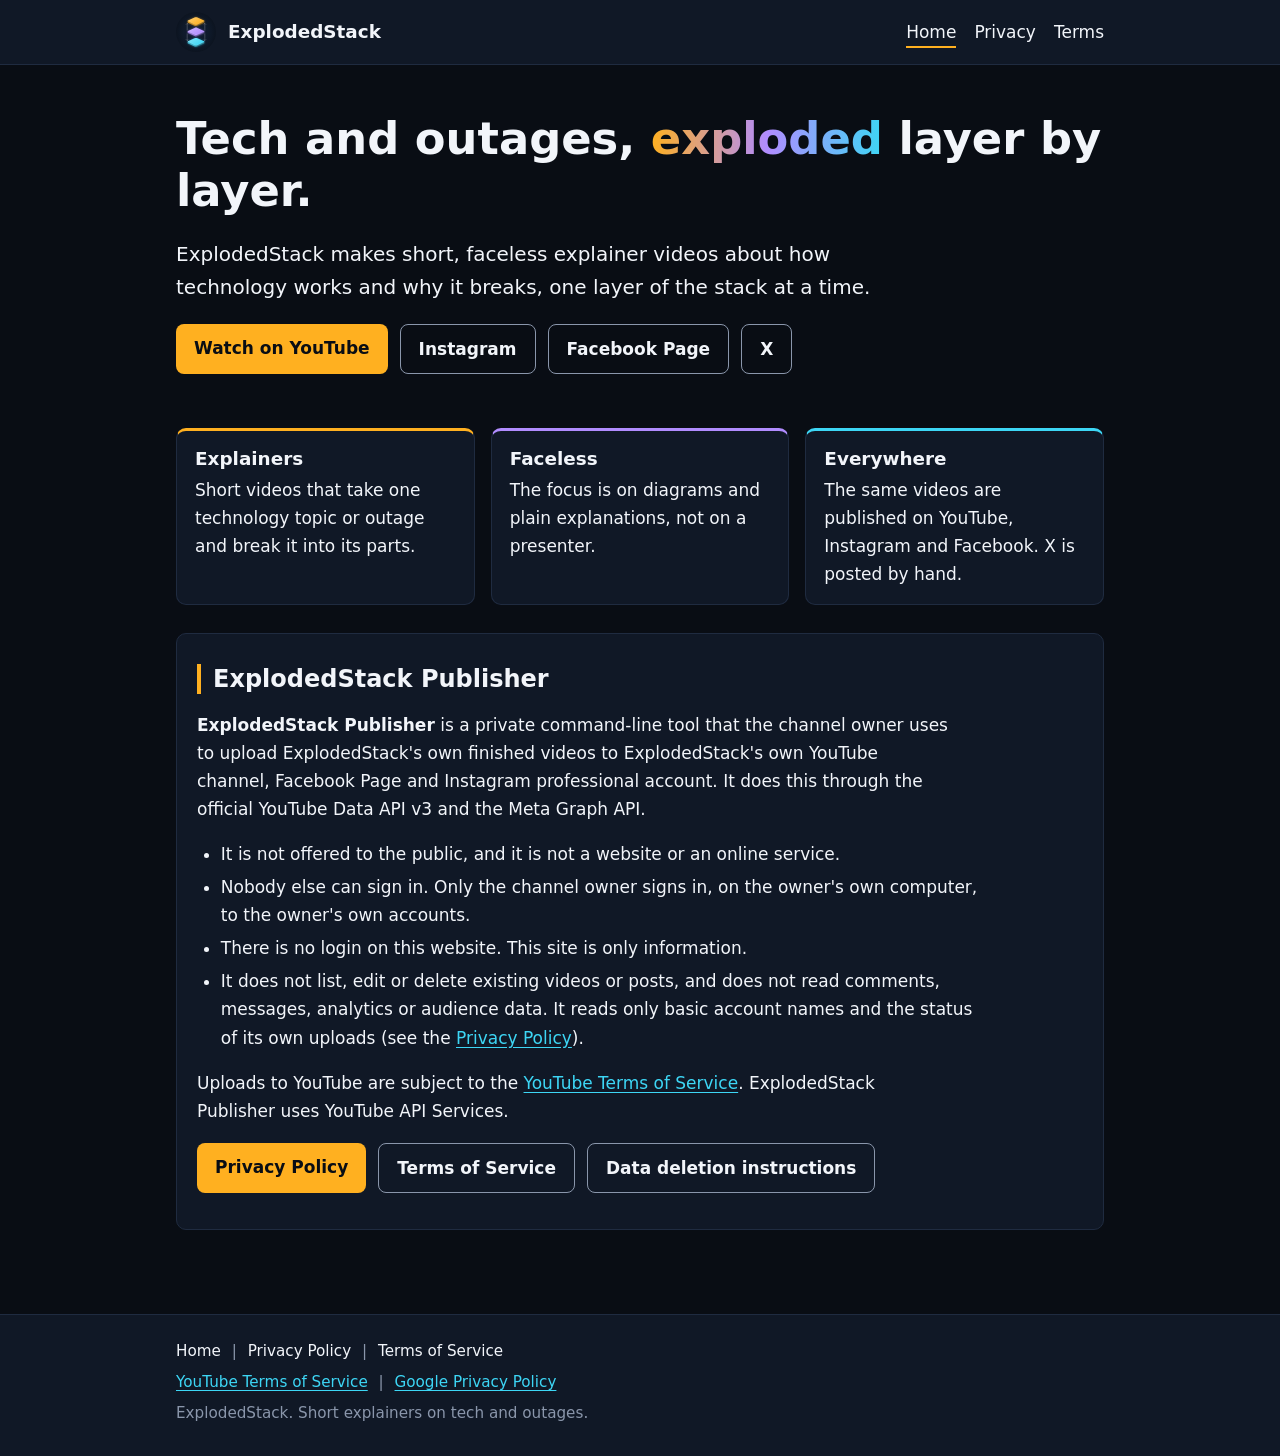
<file: index.html>
<!doctype html>
<html lang="en">
<head>
<meta charset="utf-8">
<meta name="viewport" content="width=device-width, initial-scale=1">
<title>ExplodedStack · Tech and outages explained</title>
<link rel="canonical" href="https://rajibeee.github.io/explodedstack/">
<meta name="description" content="ExplodedStack makes short explainer videos about tech and outages. ExplodedStack Publisher is a private tool the owner uses to upload those videos to the channel's own YouTube, Facebook and Instagram accounts.">
<meta name="theme-color" content="#090D14">
<link rel="icon" href="favicon.svg" type="image/svg+xml">
<link rel="stylesheet" href="style.css">
</head>
<body>
<a class="skip" href="#main">Skip to content</a>
<header class="site"><div class="wrap">
<a class="brand" href="index.html"><img src="logo.svg" alt="" width="40" height="40"><span>ExplodedStack</span></a>
<nav aria-label="Main"><a href="index.html" aria-current="page">Home</a><a href="privacy.html">Privacy</a><a href="terms.html">Terms</a></nav>
</div></header>
<main id="main"><div class="wrap">
<section class="hero">
<h1>Tech and outages, <span class="accent">exploded</span> layer by layer.</h1>
<p class="lede">ExplodedStack makes short, faceless explainer videos about how technology works and why it breaks, one layer of the stack at a time.</p>
<div class="btns">
<a class="btn" href="https://www.youtube.com/@ExplodedStack">Watch on YouTube</a>
<a class="btn alt" href="https://www.instagram.com/explodedstack/">Instagram</a>
<a class="btn alt" href="https://www.facebook.com/profile.php?id=61596473194194">Facebook Page</a>
<a class="btn alt" href="https://x.com/ExplodedStack">X</a>
</div>
</section>
<div class="cards">
<div class="card"><h2>Explainers</h2><p>Short videos that take one technology topic or outage and break it into its parts.</p></div>
<div class="card"><h2>Faceless</h2><p>The focus is on diagrams and plain explanations, not on a presenter.</p></div>
<div class="card"><h2>Everywhere</h2><p>The same videos are published on YouTube, Instagram and Facebook. X is posted by hand.</p></div>
</div>
<section class="panel" id="publisher">
<h2>ExplodedStack Publisher</h2>
<p><strong>ExplodedStack Publisher</strong> is a private command-line tool that the channel owner uses to upload ExplodedStack's own finished videos to ExplodedStack's own YouTube channel, Facebook Page and Instagram professional account. It does this through the official YouTube Data API v3 and the Meta Graph API.</p>
<ul>
<li>It is not offered to the public, and it is not a website or an online service.</li>
<li>Nobody else can sign in. Only the channel owner signs in, on the owner's own computer, to the owner's own accounts.</li>
<li>There is no login on this website. This site is only information.</li>
<li>It does not list, edit or delete existing videos or posts, and does not read comments, messages, analytics or audience data. It reads only basic account names and the status of its own uploads (see the <a href="privacy.html">Privacy Policy</a>).</li>
</ul>
<p>Uploads to YouTube are subject to the <a href="https://www.youtube.com/t/terms">YouTube Terms of Service</a>. ExplodedStack Publisher uses YouTube API Services.</p>
<div class="btns">
<a class="btn" href="privacy.html">Privacy Policy</a>
<a class="btn alt" href="terms.html">Terms of Service</a>
<a class="btn alt" href="privacy.html#data-deletion">Data deletion instructions</a>
</div>
</section>

</div></main>
<footer class="site"><div class="wrap">
<nav aria-label="Footer"><a href="index.html">Home</a> <span class="sep">|</span> <a href="privacy.html">Privacy Policy</a> <span class="sep">|</span> <a href="terms.html">Terms of Service</a></nav>
<p><a href="https://www.youtube.com/t/terms">YouTube Terms of Service</a> <span class="sep">|</span> <a href="http://www.google.com/policies/privacy">Google Privacy Policy</a></p>
<p class="muted">ExplodedStack. Short explainers on tech and outages.</p>
</div></footer>
</body>
</html>
</file>
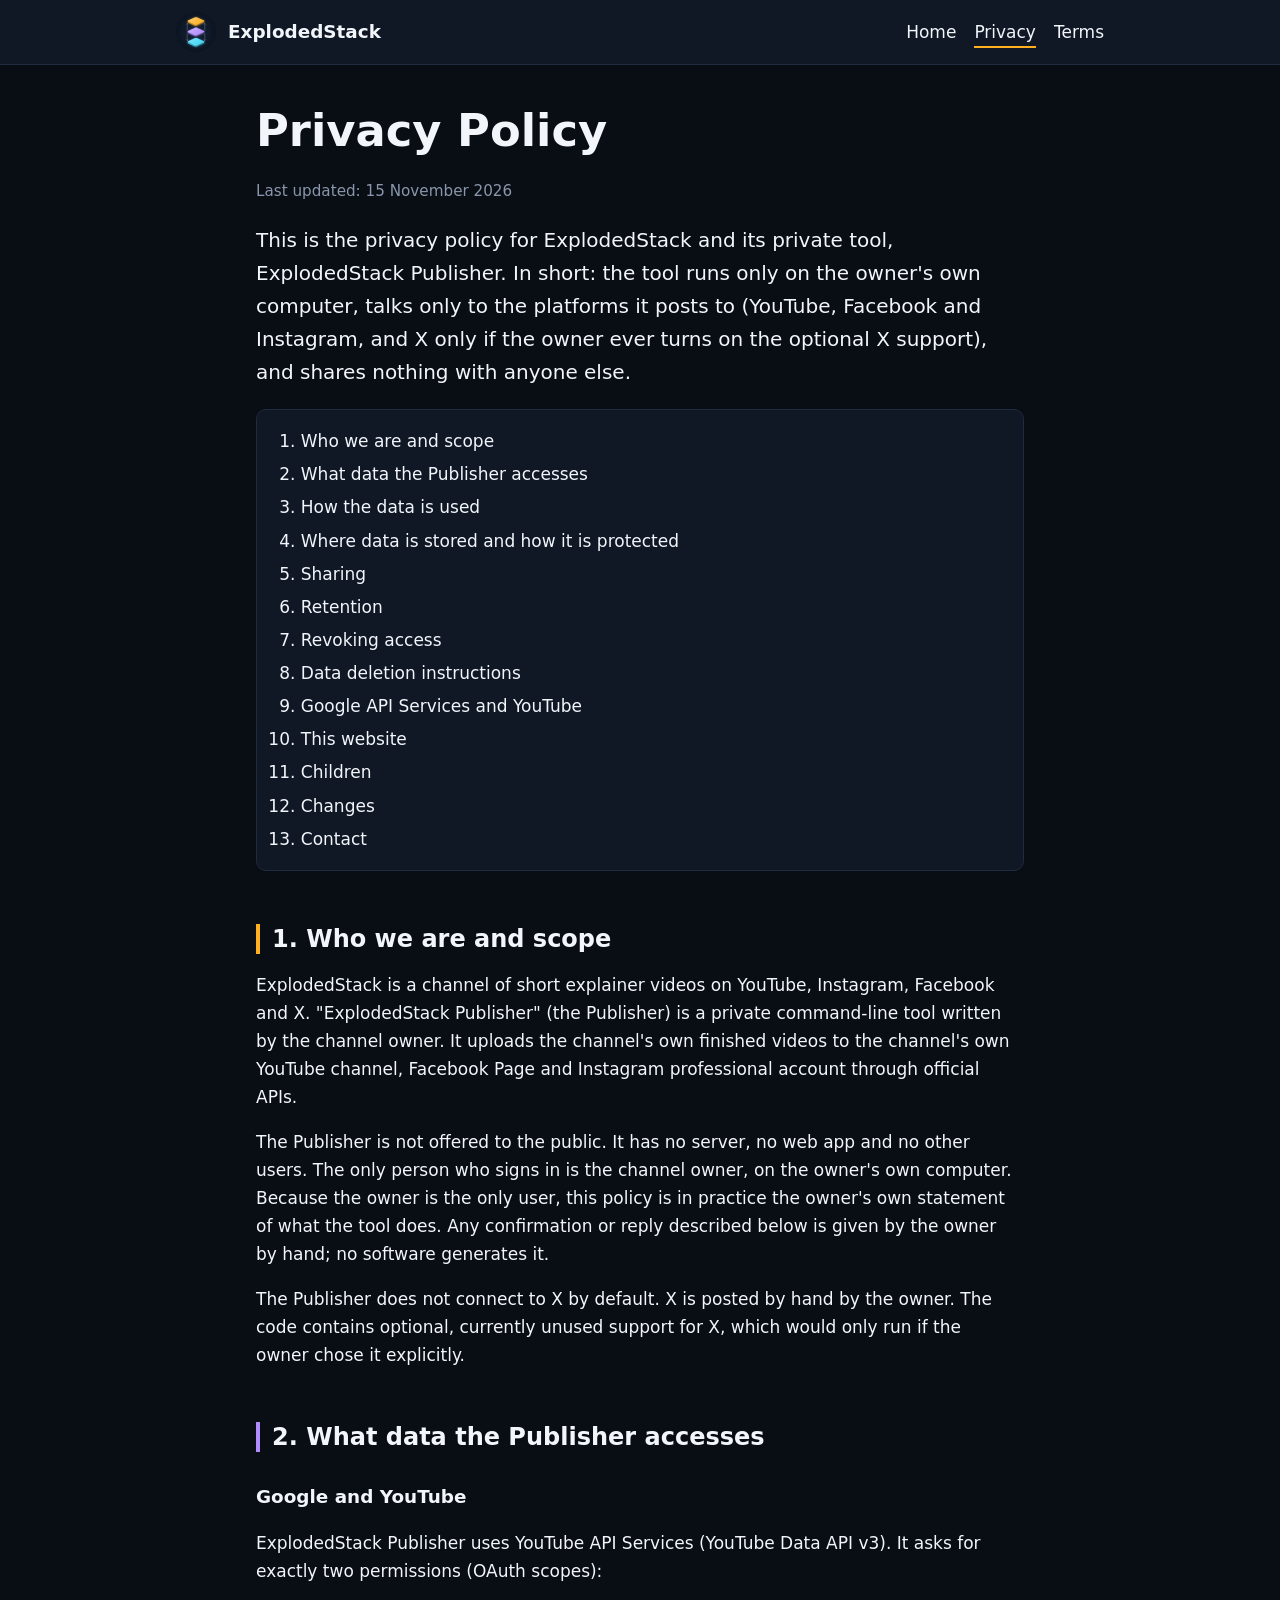
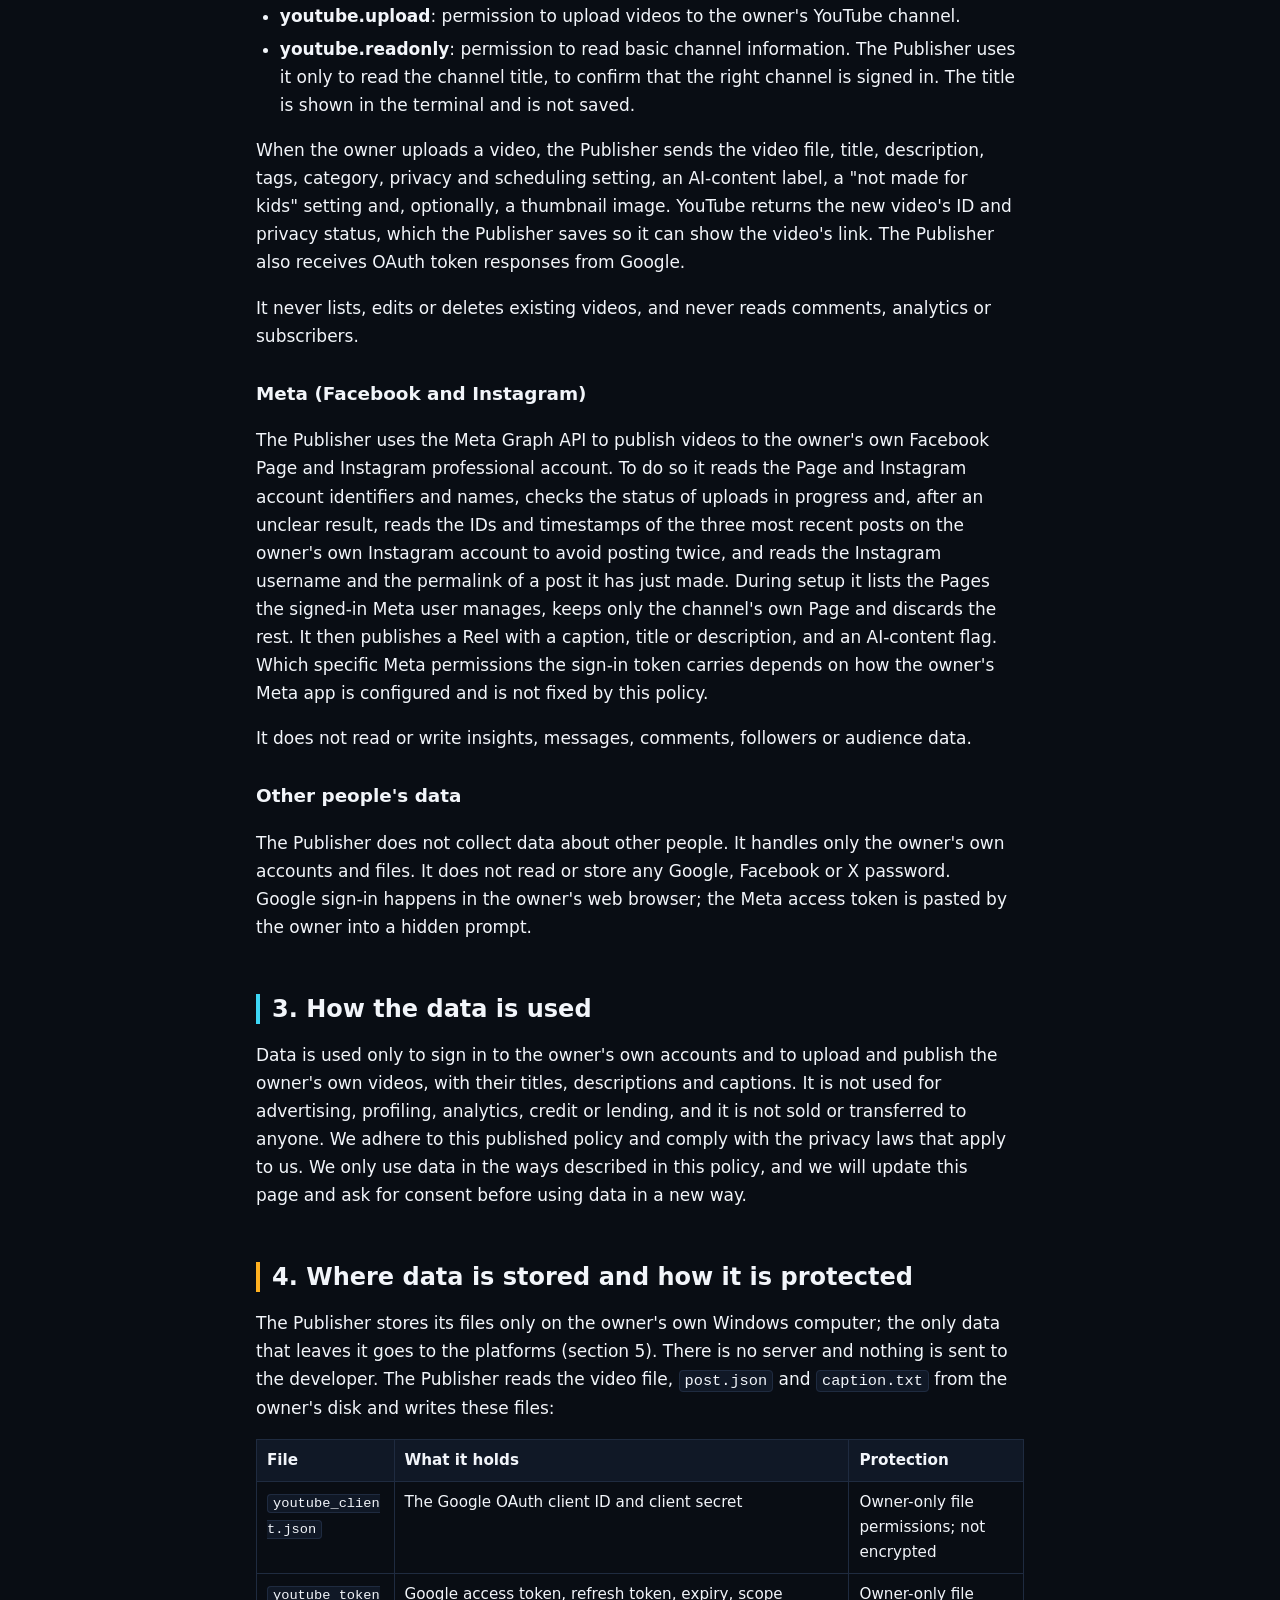
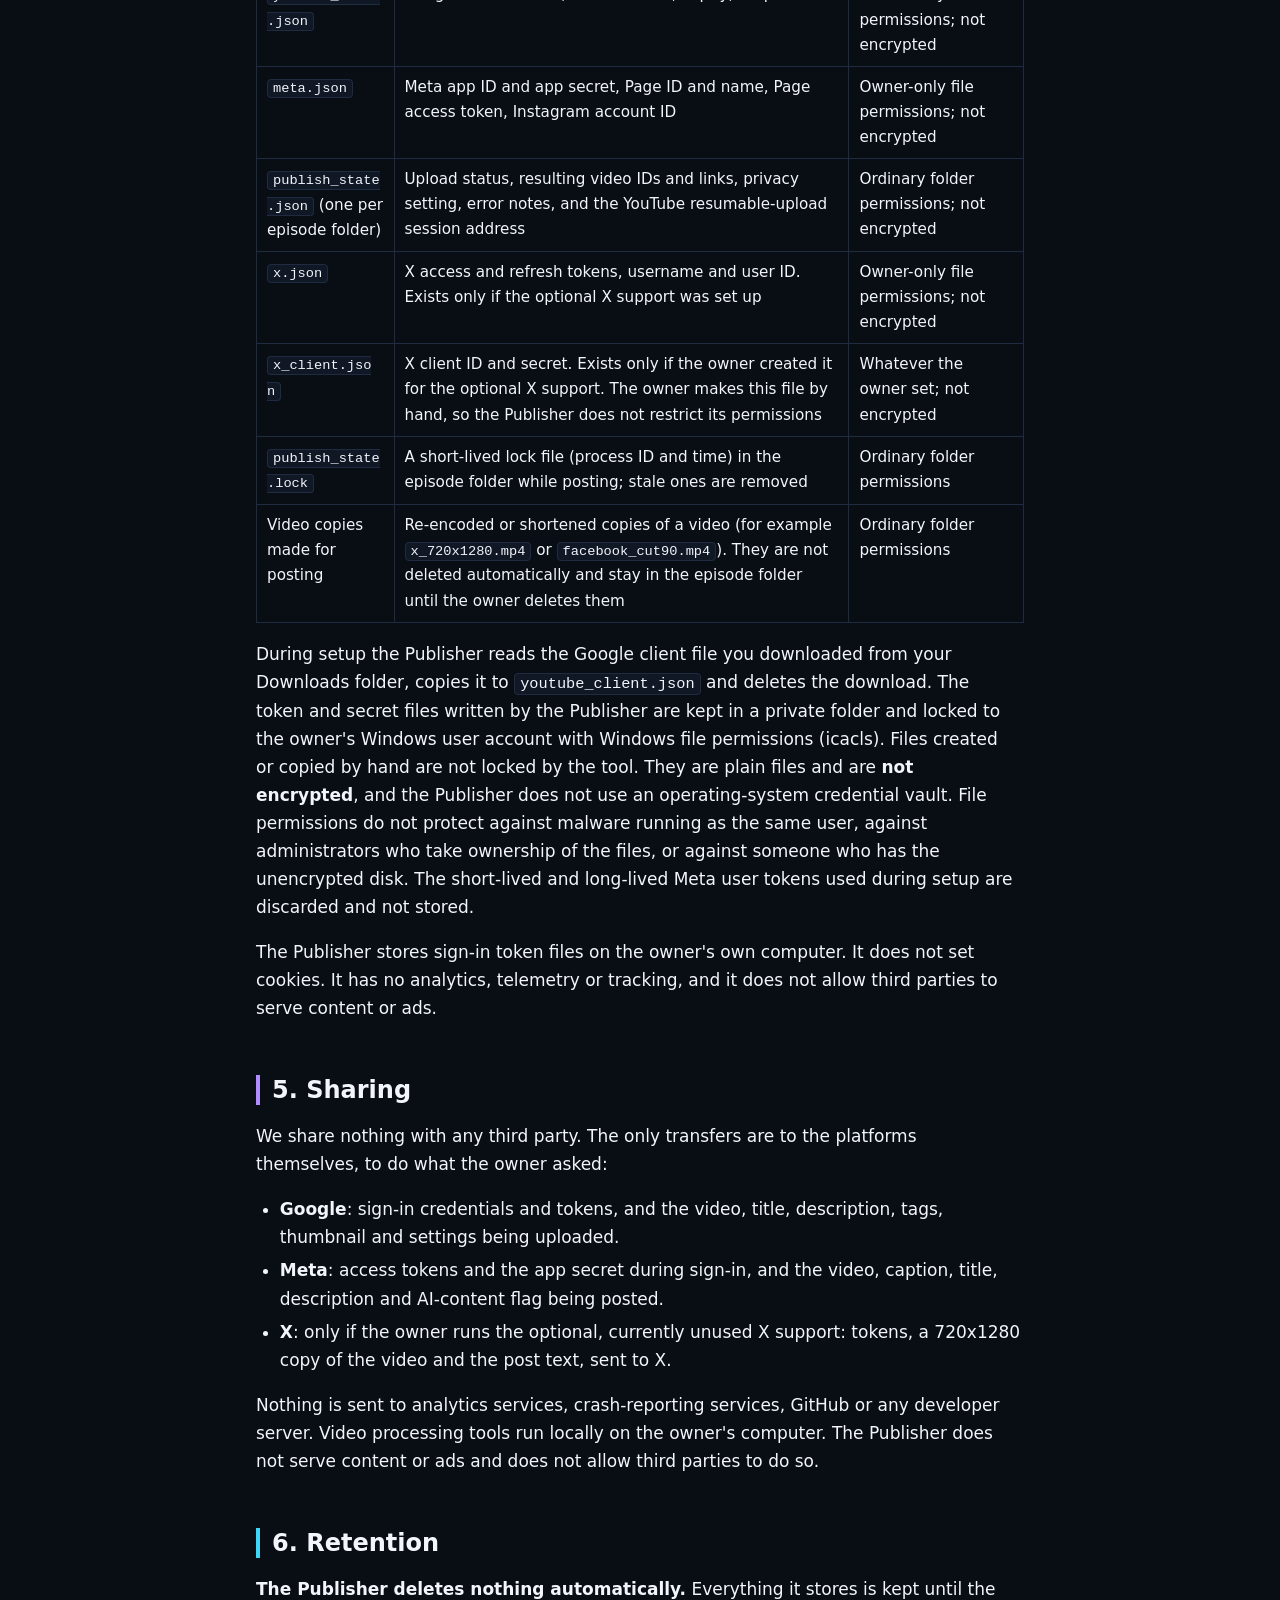
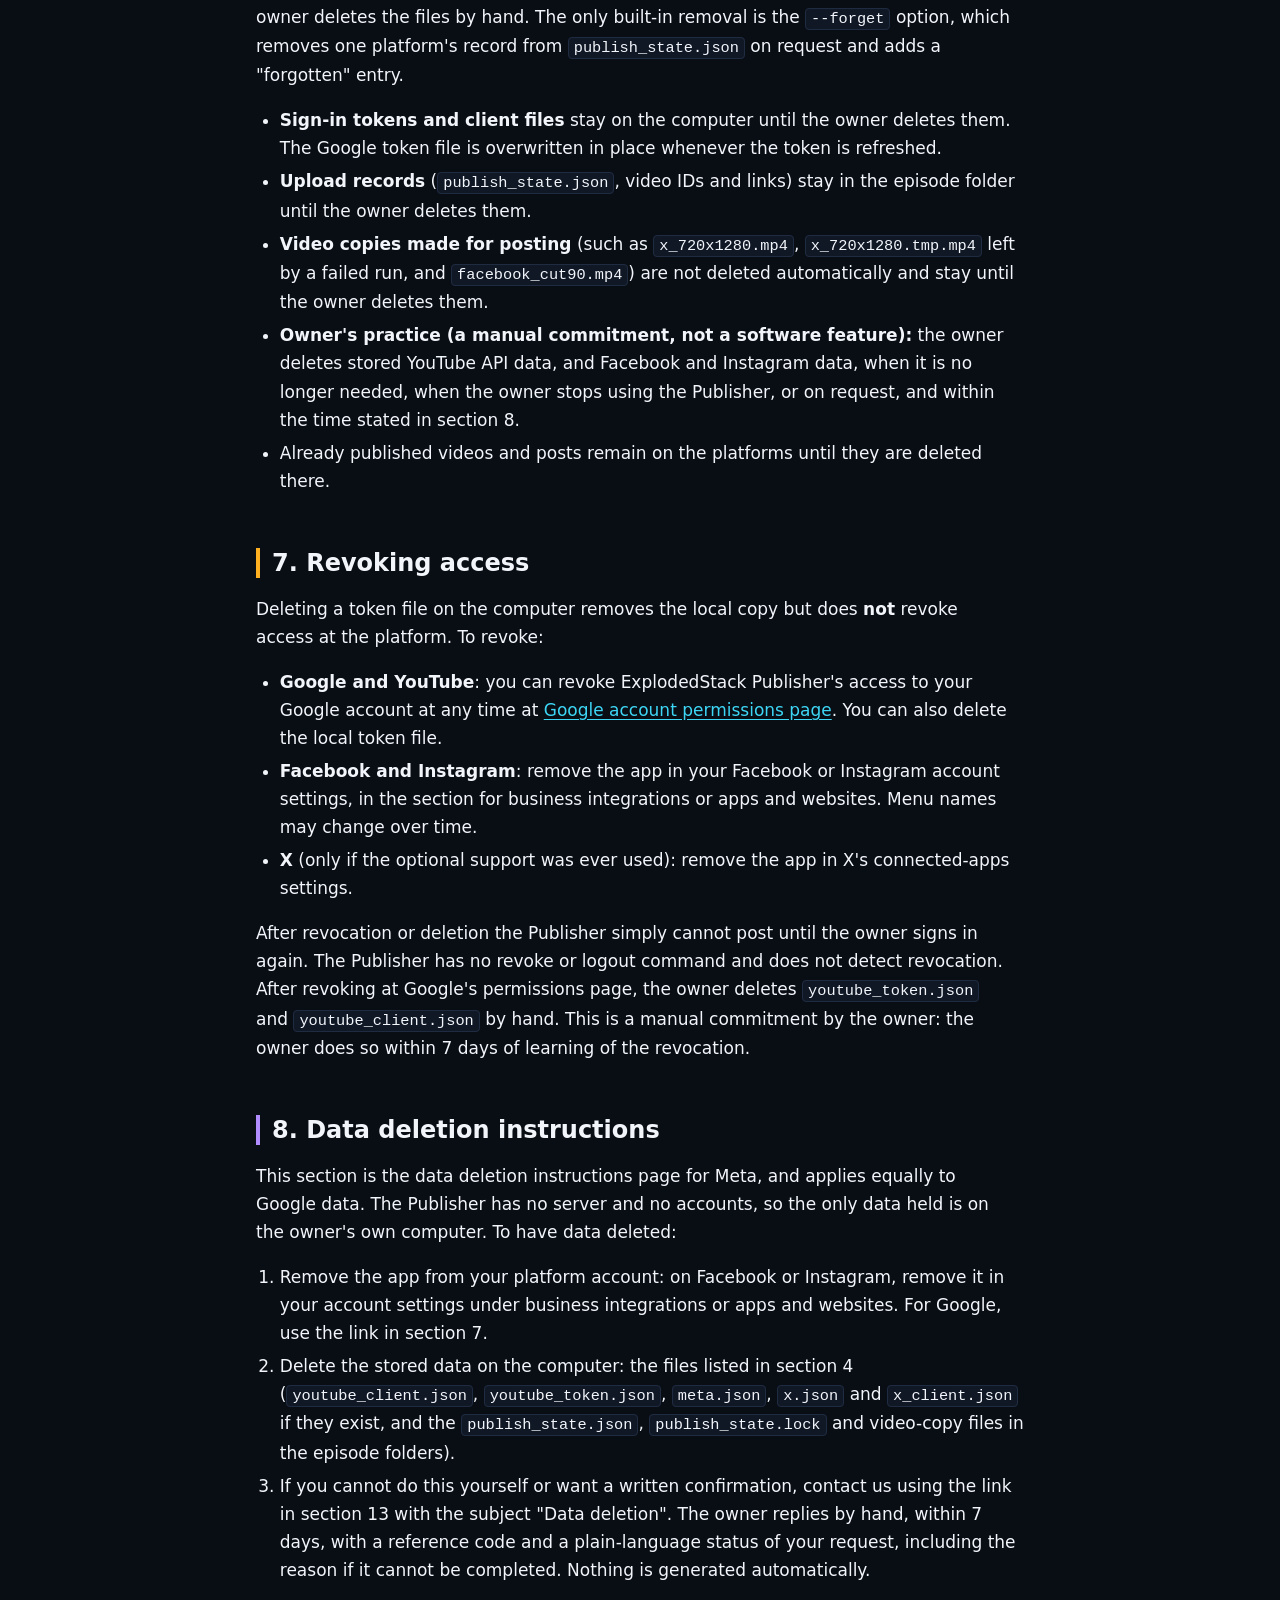
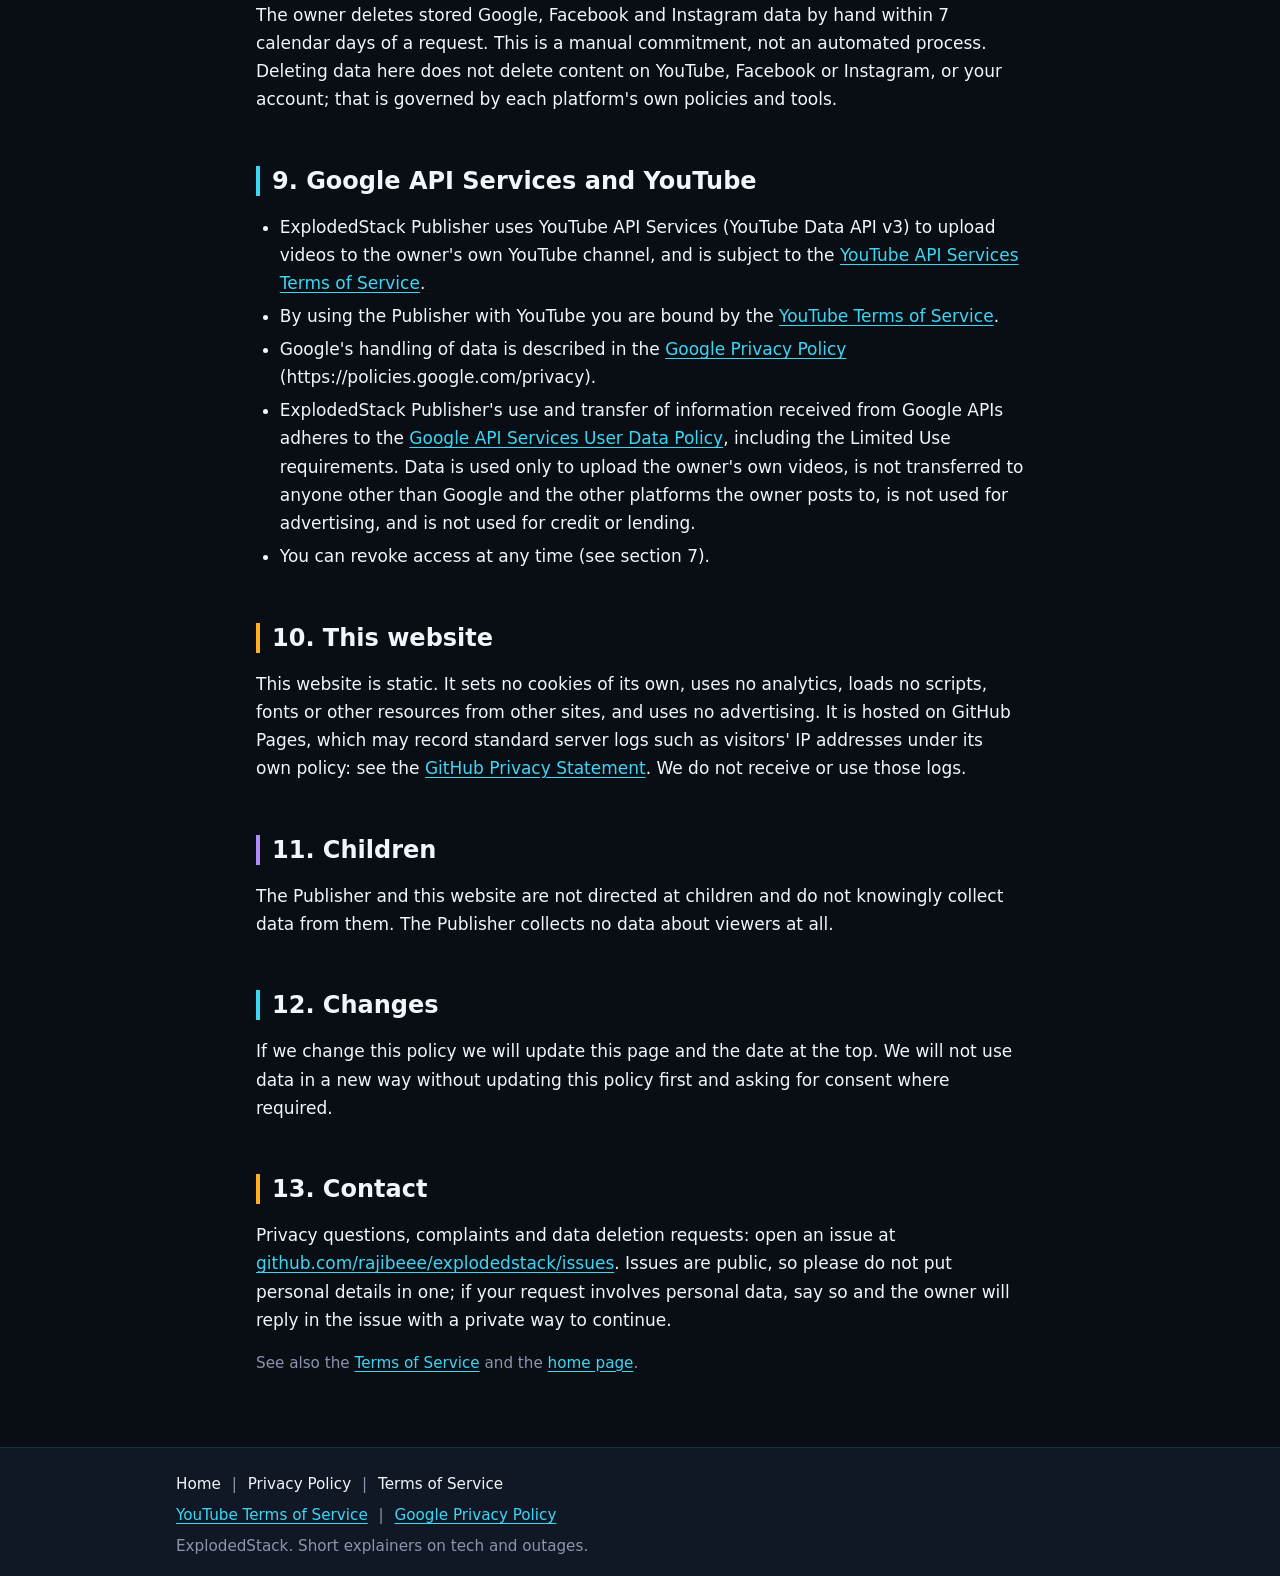
<file: privacy.html>
<!doctype html>
<html lang="en">
<head>
<meta charset="utf-8">
<meta name="viewport" content="width=device-width, initial-scale=1">
<title>Privacy Policy · ExplodedStack</title>
<meta name="description" content="Privacy policy for ExplodedStack and ExplodedStack Publisher: what data the private upload tool accesses, where it is stored, how to revoke access and how to request deletion.">
<meta name="theme-color" content="#090D14">
<link rel="icon" href="favicon.svg" type="image/svg+xml">
<link rel="stylesheet" href="style.css">
</head>
<body class="legal">
<a class="skip" href="#main">Skip to content</a>
<header class="site"><div class="wrap">
<a class="brand" href="index.html"><img src="logo.svg" alt="" width="40" height="40"><span>ExplodedStack</span></a>
<nav aria-label="Main"><a href="index.html">Home</a><a href="privacy.html" aria-current="page">Privacy</a><a href="terms.html">Terms</a></nav>
</div></header>
<main id="main"><div class="wrap">
<h1>Privacy Policy</h1>
<p class="updated">Last updated: 15 November 2026</p>
<p class="lede">This is the privacy policy for ExplodedStack and its private tool, ExplodedStack Publisher. In short: the tool runs only on the owner's own computer, talks only to the platforms it posts to (YouTube, Facebook and Instagram, and X only if the owner ever turns on the optional X support), and shares nothing with anyone else.</p>
<nav class="toc" aria-label="On this page"><ol>
<li><a href="#who">Who we are and scope</a></li>
<li><a href="#data-accessed">What data the Publisher accesses</a></li>
<li><a href="#use">How the data is used</a></li>
<li><a href="#storage">Where data is stored and how it is protected</a></li>
<li><a href="#sharing">Sharing</a></li>
<li><a href="#retention">Retention</a></li>
<li><a href="#revoking">Revoking access</a></li>
<li><a href="#data-deletion">Data deletion instructions</a></li>
<li><a href="#google">Google API Services and YouTube</a></li>
<li><a href="#website">This website</a></li>
<li><a href="#children">Children</a></li>
<li><a href="#changes">Changes</a></li>
<li><a href="#contact">Contact</a></li>
</ol></nav>

<h2 id="who">1. Who we are and scope</h2>
<p>ExplodedStack is a channel of short explainer videos on YouTube, Instagram, Facebook and X. "ExplodedStack Publisher" (the Publisher) is a private command-line tool written by the channel owner. It uploads the channel's own finished videos to the channel's own YouTube channel, Facebook Page and Instagram professional account through official APIs.</p>
<p>The Publisher is not offered to the public. It has no server, no web app and no other users. The only person who signs in is the channel owner, on the owner's own computer. Because the owner is the only user, this policy is in practice the owner's own statement of what the tool does. Any confirmation or reply described below is given by the owner by hand; no software generates it.</p>
<p>The Publisher does not connect to X by default. X is posted by hand by the owner. The code contains optional, currently unused support for X, which would only run if the owner chose it explicitly.</p>

<h2 id="data-accessed">2. What data the Publisher accesses</h2>
<h3>Google and YouTube</h3>
<p>ExplodedStack Publisher uses YouTube API Services (YouTube Data API v3). It asks for exactly two permissions (OAuth scopes):</p>
<ul>
<li><strong>youtube.upload</strong>: permission to upload videos to the owner's YouTube channel.</li>
<li><strong>youtube.readonly</strong>: permission to read basic channel information. The Publisher uses it only to read the channel title, to confirm that the right channel is signed in. The title is shown in the terminal and is not saved.</li>
</ul>
<p>When the owner uploads a video, the Publisher sends the video file, title, description, tags, category, privacy and scheduling setting, an AI-content label, a "not made for kids" setting and, optionally, a thumbnail image. YouTube returns the new video's ID and privacy status, which the Publisher saves so it can show the video's link. The Publisher also receives OAuth token responses from Google.</p>
<p>It never lists, edits or deletes existing videos, and never reads comments, analytics or subscribers.</p>
<h3>Meta (Facebook and Instagram)</h3>
<p>The Publisher uses the Meta Graph API to publish videos to the owner's own Facebook Page and Instagram professional account. To do so it reads the Page and Instagram account identifiers and names, checks the status of uploads in progress and, after an unclear result, reads the IDs and timestamps of the three most recent posts on the owner's own Instagram account to avoid posting twice, and reads the Instagram username and the permalink of a post it has just made. During setup it lists the Pages the signed-in Meta user manages, keeps only the channel's own Page and discards the rest. It then publishes a Reel with a caption, title or description, and an AI-content flag. Which specific Meta permissions the sign-in token carries depends on how the owner's Meta app is configured and is not fixed by this policy.</p>
<p>It does not read or write insights, messages, comments, followers or audience data.</p>
<h3>Other people's data</h3>
<p>The Publisher does not collect data about other people. It handles only the owner's own accounts and files. It does not read or store any Google, Facebook or X password. Google sign-in happens in the owner's web browser; the Meta access token is pasted by the owner into a hidden prompt.</p>

<h2 id="use">3. How the data is used</h2>
<p>Data is used only to sign in to the owner's own accounts and to upload and publish the owner's own videos, with their titles, descriptions and captions. It is not used for advertising, profiling, analytics, credit or lending, and it is not sold or transferred to anyone. We adhere to this published policy and comply with the privacy laws that apply to us. We only use data in the ways described in this policy, and we will update this page and ask for consent before using data in a new way.</p>

<h2 id="storage">4. Where data is stored and how it is protected</h2>
<p>The Publisher stores its files only on the owner's own Windows computer; the only data that leaves it goes to the platforms (section 5). There is no server and nothing is sent to the developer. The Publisher reads the video file, <code>post.json</code> and <code>caption.txt</code> from the owner's disk and writes these files:</p>
<table>
<thead><tr><th>File</th><th>What it holds</th><th>Protection</th></tr></thead>
<tbody>
<tr><td data-label="File"><code>youtube_client.json</code></td><td data-label="What it holds">The Google OAuth client ID and client secret</td><td data-label="Protection">Owner-only file permissions; not encrypted</td></tr>
<tr><td data-label="File"><code>youtube_token.json</code></td><td data-label="What it holds">Google access token, refresh token, expiry, scope</td><td data-label="Protection">Owner-only file permissions; not encrypted</td></tr>
<tr><td data-label="File"><code>meta.json</code></td><td data-label="What it holds">Meta app ID and app secret, Page ID and name, Page access token, Instagram account ID</td><td data-label="Protection">Owner-only file permissions; not encrypted</td></tr>
<tr><td data-label="File"><code>publish_state.json</code> (one per episode folder)</td><td data-label="What it holds">Upload status, resulting video IDs and links, privacy setting, error notes, and the YouTube resumable-upload session address</td><td data-label="Protection">Ordinary folder permissions; not encrypted</td></tr>
<tr><td data-label="File"><code>x.json</code></td><td data-label="What it holds">X access and refresh tokens, username and user ID. Exists only if the optional X support was set up</td><td data-label="Protection">Owner-only file permissions; not encrypted</td></tr>
<tr><td data-label="File"><code>x_client.json</code></td><td data-label="What it holds">X client ID and secret. Exists only if the owner created it for the optional X support. The owner makes this file by hand, so the Publisher does not restrict its permissions</td><td data-label="Protection">Whatever the owner set; not encrypted</td></tr>
<tr><td data-label="File"><code>publish_state.lock</code></td><td data-label="What it holds">A short-lived lock file (process ID and time) in the episode folder while posting; stale ones are removed</td><td data-label="Protection">Ordinary folder permissions</td></tr>
<tr><td data-label="File">Video copies made for posting</td><td data-label="What it holds">Re-encoded or shortened copies of a video (for example <code>x_720x1280.mp4</code> or <code>facebook_cut90.mp4</code>). They are not deleted automatically and stay in the episode folder until the owner deletes them</td><td data-label="Protection">Ordinary folder permissions</td></tr>
</tbody></table>
<p>During setup the Publisher reads the Google client file you downloaded from your Downloads folder, copies it to <code>youtube_client.json</code> and deletes the download. The token and secret files written by the Publisher are kept in a private folder and locked to the owner's Windows user account with Windows file permissions (icacls). Files created or copied by hand are not locked by the tool. They are plain files and are <strong>not encrypted</strong>, and the Publisher does not use an operating-system credential vault. File permissions do not protect against malware running as the same user, against administrators who take ownership of the files, or against someone who has the unencrypted disk. The short-lived and long-lived Meta user tokens used during setup are discarded and not stored.</p>
<p>The Publisher stores sign-in token files on the owner's own computer. It does not set cookies. It has no analytics, telemetry or tracking, and it does not allow third parties to serve content or ads.</p>

<h2 id="sharing">5. Sharing</h2>
<p>We share nothing with any third party. The only transfers are to the platforms themselves, to do what the owner asked:</p>
<ul>
<li><strong>Google</strong>: sign-in credentials and tokens, and the video, title, description, tags, thumbnail and settings being uploaded.</li>
<li><strong>Meta</strong>: access tokens and the app secret during sign-in, and the video, caption, title, description and AI-content flag being posted.</li>
<li><strong>X</strong>: only if the owner runs the optional, currently unused X support: tokens, a 720x1280 copy of the video and the post text, sent to X.</li>
</ul>
<p>Nothing is sent to analytics services, crash-reporting services, GitHub or any developer server. Video processing tools run locally on the owner's computer. The Publisher does not serve content or ads and does not allow third parties to do so.</p>

<h2 id="retention">6. Retention</h2>
<p><strong>The Publisher deletes nothing automatically.</strong> Everything it stores is kept until the owner deletes the files by hand. The only built-in removal is the <code>--forget</code> option, which removes one platform's record from <code>publish_state.json</code> on request and adds a "forgotten" entry.</p>
<ul>
<li><strong>Sign-in tokens and client files</strong> stay on the computer until the owner deletes them. The Google token file is overwritten in place whenever the token is refreshed.</li>
<li><strong>Upload records</strong> (<code>publish_state.json</code>, video IDs and links) stay in the episode folder until the owner deletes them.</li>
<li><strong>Video copies made for posting</strong> (such as <code>x_720x1280.mp4</code>, <code>x_720x1280.tmp.mp4</code> left by a failed run, and <code>facebook_cut90.mp4</code>) are not deleted automatically and stay until the owner deletes them.</li>
<li><strong>Owner's practice (a manual commitment, not a software feature):</strong> the owner deletes stored YouTube API data, and Facebook and Instagram data, when it is no longer needed, when the owner stops using the Publisher, or on request, and within the time stated in section 8.</li>
<li>Already published videos and posts remain on the platforms until they are deleted there.</li>
</ul>

<h2 id="revoking">7. Revoking access</h2>
<p>Deleting a token file on the computer removes the local copy but does <strong>not</strong> revoke access at the platform. To revoke:</p>
<ul>
<li><strong>Google and YouTube</strong>: you can revoke ExplodedStack Publisher's access to your Google account at any time at <a href="https://security.google.com/settings/security/permissions">Google account permissions page</a>. You can also delete the local token file.</li>
<li><strong>Facebook and Instagram</strong>: remove the app in your Facebook or Instagram account settings, in the section for business integrations or apps and websites. Menu names may change over time.</li>
<li><strong>X</strong> (only if the optional support was ever used): remove the app in X's connected-apps settings.</li>
</ul>
<p>After revocation or deletion the Publisher simply cannot post until the owner signs in again. The Publisher has no revoke or logout command and does not detect revocation. After revoking at Google's permissions page, the owner deletes <code>youtube_token.json</code> and <code>youtube_client.json</code> by hand. This is a manual commitment by the owner: the owner does so within 7 days of learning of the revocation.</p>

<h2 id="data-deletion">8. Data deletion instructions</h2>
<p>This section is the data deletion instructions page for Meta, and applies equally to Google data. The Publisher has no server and no accounts, so the only data held is on the owner's own computer. To have data deleted:</p>
<ol>
<li>Remove the app from your platform account: on Facebook or Instagram, remove it in your account settings under business integrations or apps and websites. For Google, use the link in section 7.</li>
<li>Delete the stored data on the computer: the files listed in section 4 (<code>youtube_client.json</code>, <code>youtube_token.json</code>, <code>meta.json</code>, <code>x.json</code> and <code>x_client.json</code> if they exist, and the <code>publish_state.json</code>, <code>publish_state.lock</code> and video-copy files in the episode folders).</li>
<li>If you cannot do this yourself or want a written confirmation, contact us using the link in section 13 with the subject "Data deletion". The owner replies by hand, within 7 days, with a reference code and a plain-language status of your request, including the reason if it cannot be completed. Nothing is generated automatically.</li>
</ol>
<p>The owner deletes stored Google, Facebook and Instagram data by hand within 7 calendar days of a request. This is a manual commitment, not an automated process. Deleting data here does not delete content on YouTube, Facebook or Instagram, or your account; that is governed by each platform's own policies and tools.</p>

<h2 id="google">9. Google API Services and YouTube</h2>
<ul>
<li>ExplodedStack Publisher uses YouTube API Services (YouTube Data API v3) to upload videos to the owner's own YouTube channel, and is subject to the <a href="https://developers.google.com/youtube/terms/api-services-terms-of-service">YouTube API Services Terms of Service</a>.</li>
<li>By using the Publisher with YouTube you are bound by the <a href="https://www.youtube.com/t/terms">YouTube Terms of Service</a>.</li>
<li>Google's handling of data is described in the <a href="http://www.google.com/policies/privacy">Google Privacy Policy</a> (https://policies.google.com/privacy).</li>
<li>ExplodedStack Publisher's use and transfer of information received from Google APIs adheres to the <a href="https://developers.google.com/terms/api-services-user-data-policy">Google API Services User Data Policy</a>, including the Limited Use requirements. Data is used only to upload the owner's own videos, is not transferred to anyone other than Google and the other platforms the owner posts to, is not used for advertising, and is not used for credit or lending.</li>
<li>You can revoke access at any time (see section 7).</li>
</ul>

<h2 id="website">10. This website</h2>
<p>This website is static. It sets no cookies of its own, uses no analytics, loads no scripts, fonts or other resources from other sites, and uses no advertising. It is hosted on GitHub Pages, which may record standard server logs such as visitors' IP addresses under its own policy: see the <a href="https://docs.github.com/en/site-policy/privacy-policies/github-general-privacy-statement">GitHub Privacy Statement</a>. We do not receive or use those logs.</p>

<h2 id="children">11. Children</h2>
<p>The Publisher and this website are not directed at children and do not knowingly collect data from them. The Publisher collects no data about viewers at all.</p>

<h2 id="changes">12. Changes</h2>
<p>If we change this policy we will update this page and the date at the top. We will not use data in a new way without updating this policy first and asking for consent where required.</p>

<h2 id="contact">13. Contact</h2>
<p>Privacy questions, complaints and data deletion requests: open an issue at <a href="https://github.com/rajibeee/explodedstack/issues">github.com/rajibeee/explodedstack/issues</a>. Issues are public, so please do not put personal details in one; if your request involves personal data, say so and the owner will reply in the issue with a private way to continue.</p>
<p class="muted">See also the <a href="terms.html">Terms of Service</a> and the <a href="index.html">home page</a>.</p>
</div></main>
<footer class="site"><div class="wrap">
<nav aria-label="Footer"><a href="index.html">Home</a> <span class="sep">|</span> <a href="privacy.html">Privacy Policy</a> <span class="sep">|</span> <a href="terms.html">Terms of Service</a></nav>
<p><a href="https://www.youtube.com/t/terms">YouTube Terms of Service</a> <span class="sep">|</span> <a href="http://www.google.com/policies/privacy">Google Privacy Policy</a></p>
<p class="muted">ExplodedStack. Short explainers on tech and outages.</p>
</div></footer>
</body>
</html>
</file>
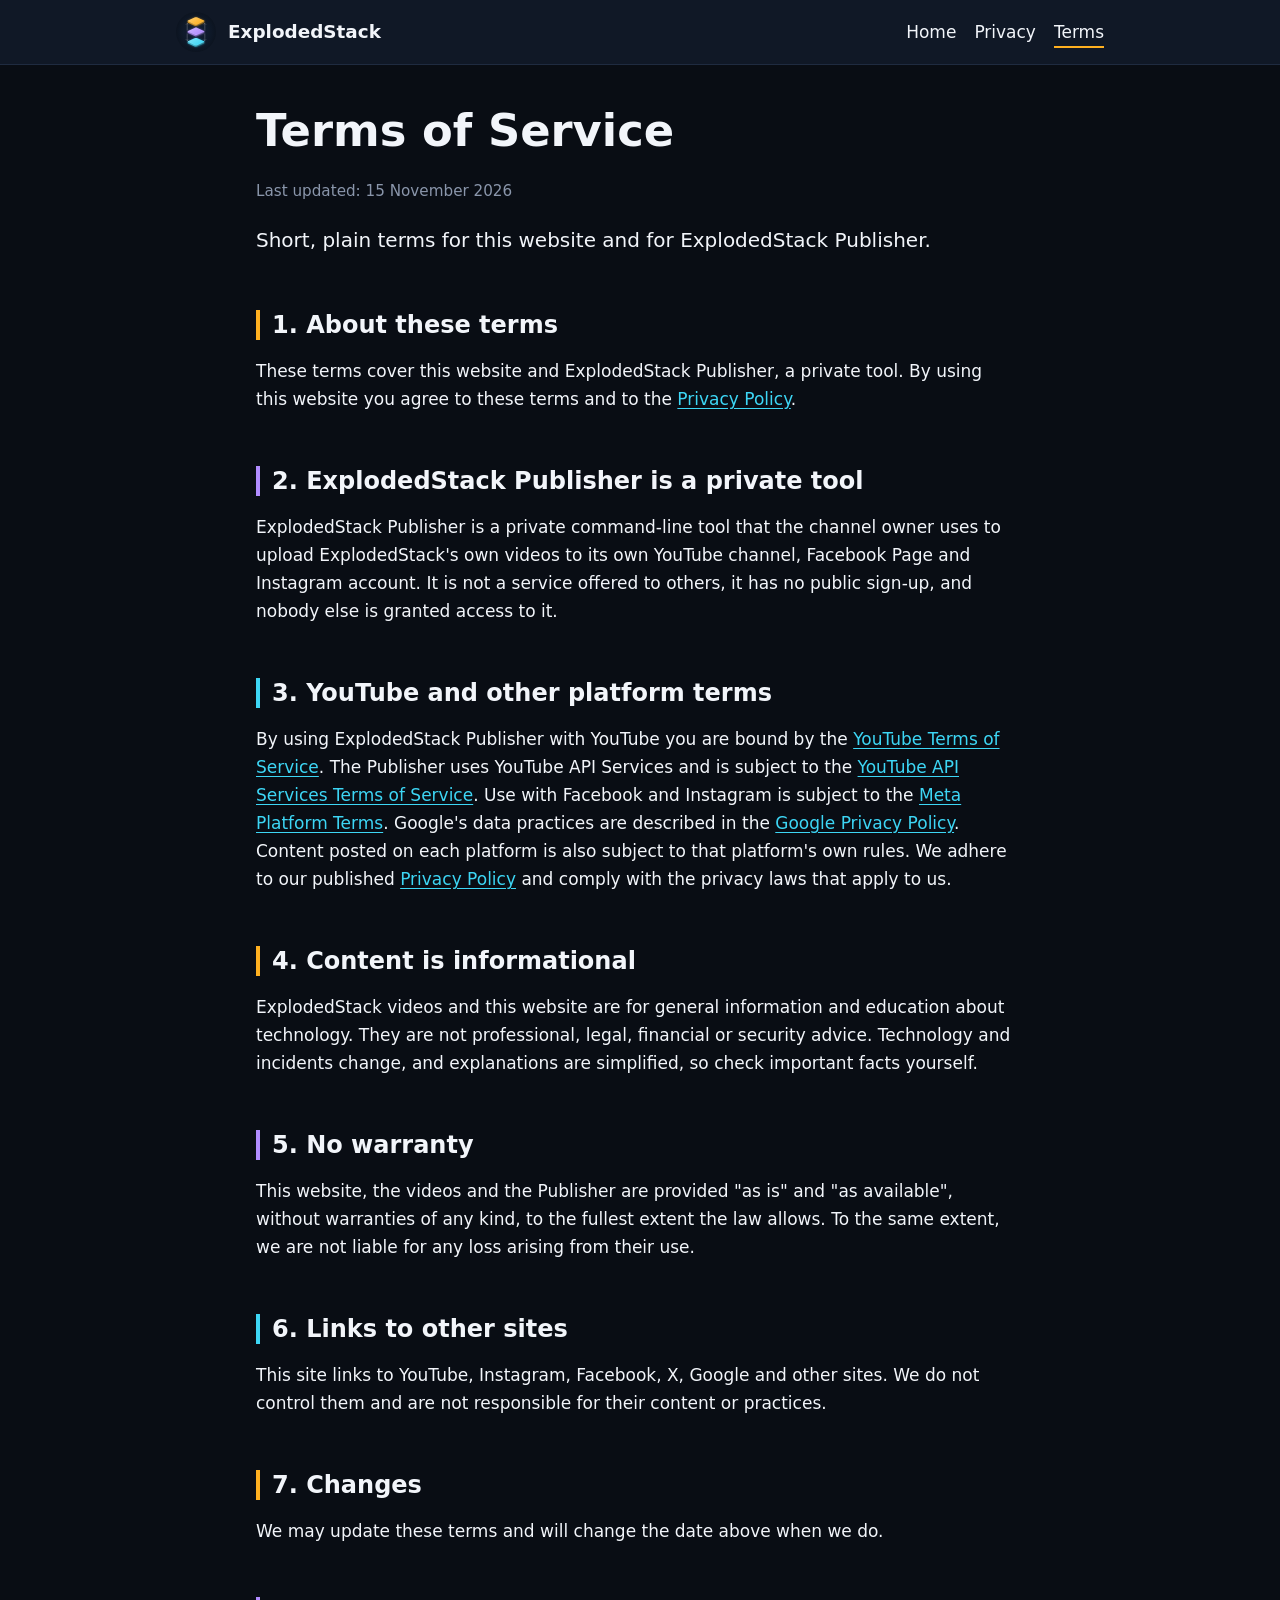
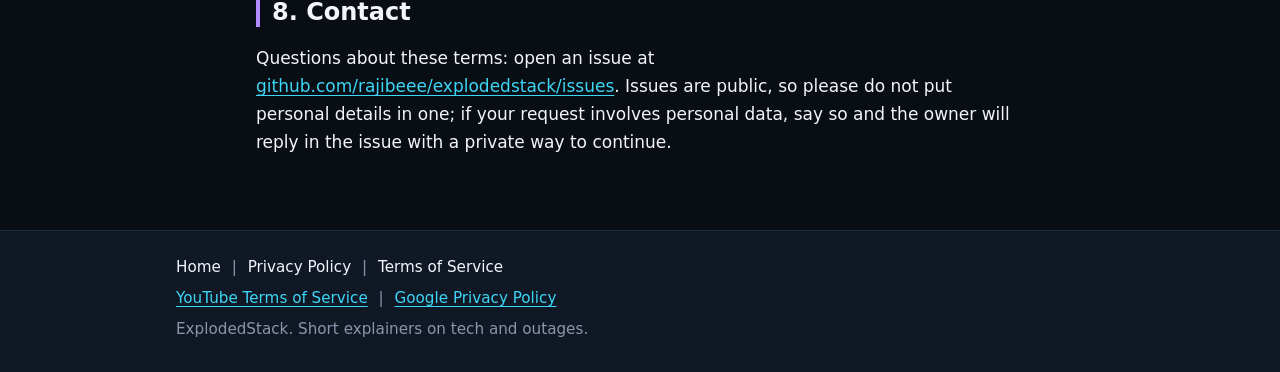
<file: terms.html>
<!doctype html>
<html lang="en">
<head>
<meta charset="utf-8">
<meta name="viewport" content="width=device-width, initial-scale=1">
<title>Terms of Service · ExplodedStack</title>
<meta name="description" content="Terms of service for the ExplodedStack website and the private ExplodedStack Publisher tool.">
<meta name="theme-color" content="#090D14">
<link rel="icon" href="favicon.svg" type="image/svg+xml">
<link rel="stylesheet" href="style.css">
</head>
<body class="legal">
<a class="skip" href="#main">Skip to content</a>
<header class="site"><div class="wrap">
<a class="brand" href="index.html"><img src="logo.svg" alt="" width="40" height="40"><span>ExplodedStack</span></a>
<nav aria-label="Main"><a href="index.html">Home</a><a href="privacy.html">Privacy</a><a href="terms.html" aria-current="page">Terms</a></nav>
</div></header>
<main id="main"><div class="wrap">
<h1>Terms of Service</h1>
<p class="updated">Last updated: 15 November 2026</p>
<p class="lede">Short, plain terms for this website and for ExplodedStack Publisher.</p>

<h2>1. About these terms</h2>
<p>These terms cover this website and ExplodedStack Publisher, a private tool. By using this website you agree to these terms and to the <a href="privacy.html">Privacy Policy</a>.</p>

<h2>2. ExplodedStack Publisher is a private tool</h2>
<p>ExplodedStack Publisher is a private command-line tool that the channel owner uses to upload ExplodedStack's own videos to its own YouTube channel, Facebook Page and Instagram account. It is not a service offered to others, it has no public sign-up, and nobody else is granted access to it.</p>

<h2>3. YouTube and other platform terms</h2>
<p>By using ExplodedStack Publisher with YouTube you are bound by the <a href="https://www.youtube.com/t/terms">YouTube Terms of Service</a>. The Publisher uses YouTube API Services and is subject to the <a href="https://developers.google.com/youtube/terms/api-services-terms-of-service">YouTube API Services Terms of Service</a>. Use with Facebook and Instagram is subject to the <a href="https://developers.facebook.com/terms">Meta Platform Terms</a>. Google's data practices are described in the <a href="http://www.google.com/policies/privacy">Google Privacy Policy</a>. Content posted on each platform is also subject to that platform's own rules. We adhere to our published <a href="privacy.html">Privacy Policy</a> and comply with the privacy laws that apply to us.</p>

<h2>4. Content is informational</h2>
<p>ExplodedStack videos and this website are for general information and education about technology. They are not professional, legal, financial or security advice. Technology and incidents change, and explanations are simplified, so check important facts yourself.</p>

<h2>5. No warranty</h2>
<p>This website, the videos and the Publisher are provided "as is" and "as available", without warranties of any kind, to the fullest extent the law allows. To the same extent, we are not liable for any loss arising from their use.</p>

<h2>6. Links to other sites</h2>
<p>This site links to YouTube, Instagram, Facebook, X, Google and other sites. We do not control them and are not responsible for their content or practices.</p>

<h2>7. Changes</h2>
<p>We may update these terms and will change the date above when we do.</p>

<h2>8. Contact</h2>
<p>Questions about these terms: open an issue at <a href="https://github.com/rajibeee/explodedstack/issues">github.com/rajibeee/explodedstack/issues</a>. Issues are public, so please do not put personal details in one; if your request involves personal data, say so and the owner will reply in the issue with a private way to continue.</p>
</div></main>
<footer class="site"><div class="wrap">
<nav aria-label="Footer"><a href="index.html">Home</a> <span class="sep">|</span> <a href="privacy.html">Privacy Policy</a> <span class="sep">|</span> <a href="terms.html">Terms of Service</a></nav>
<p><a href="https://www.youtube.com/t/terms">YouTube Terms of Service</a> <span class="sep">|</span> <a href="http://www.google.com/policies/privacy">Google Privacy Policy</a></p>
<p class="muted">ExplodedStack. Short explainers on tech and outages.</p>
</div></footer>
</body>
</html>
</file>
<file: style.css>
:root{color-scheme:dark;--bg:#090D14;--surface:#101826;--line:#1f2b40;--text:#F2F5FA;--muted:#8A96AB;--amber:#FFB020;--violet:#B18CFF;--cyan:#3DD6F5}
*{box-sizing:border-box}
html{-webkit-text-size-adjust:100%}
body{margin:0;background:var(--bg);color:var(--text);font:17px/1.65 system-ui,-apple-system,"Segoe UI",Roboto,Helvetica,Arial,sans-serif;min-height:100vh;display:flex;flex-direction:column}
a{color:var(--cyan);text-underline-offset:3px}
a:hover{color:var(--amber)}
a:focus-visible{outline:2px solid var(--amber);outline-offset:3px;border-radius:3px}
.wrap{width:100%;max-width:960px;margin:0 auto;padding:0 16px}
header.site{border-bottom:1px solid var(--line);background:var(--surface)}
header.site .wrap{display:flex;flex-wrap:wrap;align-items:center;justify-content:space-between;gap:8px 24px;padding-top:12px;padding-bottom:12px}
.brand{display:flex;align-items:center;gap:12px;color:var(--text);text-decoration:none;font-weight:700;font-size:1.15rem}
.brand img{width:40px;height:40px;border-radius:50%}
nav a{color:var(--text);text-decoration:none;margin-right:18px;padding:4px 0;border-bottom:2px solid transparent}
nav a:last-child{margin-right:0}
nav a:hover,nav a[aria-current]{border-bottom-color:var(--amber);color:var(--text)}
main{flex:1;padding:40px 0 56px}
h1{font-size:clamp(1.9rem,6vw,2.8rem);line-height:1.15;margin:0 0 .5em}
h2{font-size:1.5rem;line-height:1.25;margin:2.2em 0 .5em;padding-left:12px;border-left:4px solid var(--amber)}
h2:nth-of-type(3n+2){border-color:var(--violet)}
h2:nth-of-type(3n){border-color:var(--cyan)}
h3{font-size:1.15rem;margin:1.6em 0 .3em}
p,li{max-width:70ch}
p,li,a,td{overflow-wrap:anywhere}
.skip{position:absolute;left:-999px}.skip:focus{left:8px;top:8px;background:var(--amber);color:#090D14;padding:8px;z-index:10}
ul,ol{padding-left:1.4em}
li{margin:.3em 0}
.lede{font-size:1.25rem;max-width:60ch}
.updated,.muted{color:var(--muted);font-size:.95rem}
.hero{padding:8px 0 16px}
.hero .accent{background:linear-gradient(90deg,var(--amber),var(--violet),var(--cyan));-webkit-background-clip:text;background-clip:text;color:var(--amber)}
@supports ((-webkit-background-clip:text) or (background-clip:text)){.hero .accent{color:transparent}}
@media (forced-colors:active){.hero .accent{color:CanvasText;background:none}}
.cards{display:grid;grid-template-columns:repeat(auto-fit,minmax(220px,1fr));gap:16px;margin:20px 0}
.card{background:var(--surface);border:1px solid var(--line);border-top:3px solid var(--amber);border-radius:10px;padding:16px 18px}
.card:nth-child(2){border-top-color:var(--violet)}.card:nth-child(3){border-top-color:var(--cyan)}
.card h2{margin:0 0 .3em;padding:0;border:0;font-size:1.15rem}.card p{margin:0}
.panel{background:var(--surface);border:1px solid var(--line);border-radius:10px;padding:8px 20px 18px;margin:28px 0}
.panel h2{margin-top:.9em}
.btns{display:flex;flex-wrap:wrap;gap:12px;margin:18px 0}
.btn{display:inline-block;padding:10px 18px;border-radius:8px;background:var(--amber);color:#090D14;font-weight:700;text-decoration:none}
.btn:hover{background:#ffc454;color:#090D14}
.btn.alt{background:transparent;color:var(--text);border:1px solid var(--muted)}
.btn.alt:hover{border-color:var(--amber);color:var(--amber)}
.legal main .wrap{max-width:800px}
.toc{background:var(--surface);border:1px solid var(--line);border-radius:10px;padding:12px 20px;margin:20px 0}
.toc ol{margin:0}
.note{background:var(--surface);border:1px solid var(--line);border-left:4px solid var(--violet);border-radius:8px;padding:4px 16px;margin:20px 0}
code{background:var(--surface);border:1px solid var(--line);border-radius:4px;padding:1px 5px;font-size:.9em;overflow-wrap:anywhere}
table{border-collapse:collapse;width:100%;max-width:100%;display:block;overflow-x:auto;margin:16px 0}
th,td{border:1px solid var(--line);padding:8px 10px;text-align:left;vertical-align:top;font-size:.95rem}
th{background:var(--surface)}
footer.site{border-top:1px solid var(--line);background:var(--surface);padding:24px 0;font-size:.95rem}
footer.site p{max-width:none;margin:.4em 0}
footer.site a{margin-right:6px}
.sep{color:var(--muted);margin-right:6px}
@media (max-width:640px){table,thead,tbody,tr,td{display:block;width:100%}thead{position:absolute;width:1px;height:1px;overflow:hidden;clip:rect(0 0 0 0)}tr{border:1px solid var(--line);border-radius:8px;margin:0 0 12px;padding:4px 0;background:var(--surface)}td{border:0;padding:6px 12px}td::before{content:attr(data-label);display:block;font-size:.8rem;font-weight:600;color:var(--muted);text-transform:uppercase;letter-spacing:.04em}td code{overflow-wrap:normal;word-break:normal}}
@media print{body{background:#fff;color:#000;font-size:11pt;display:block}a{color:#000}header.site nav,.btns,footer.site nav{display:none}header.site,footer.site,.panel,.card,.toc,.note{background:#fff;border-color:#999}h2,h2:nth-of-type(n){border-color:#000}code,th,.btn{background:#fff;color:#000}table{display:table;overflow:visible}.updated,.muted{color:#333}.hero .accent{color:#000;background:none}.panel a[href^="http"]::after{content:" (" attr(href) ")";font-size:.85em}}
</file>
